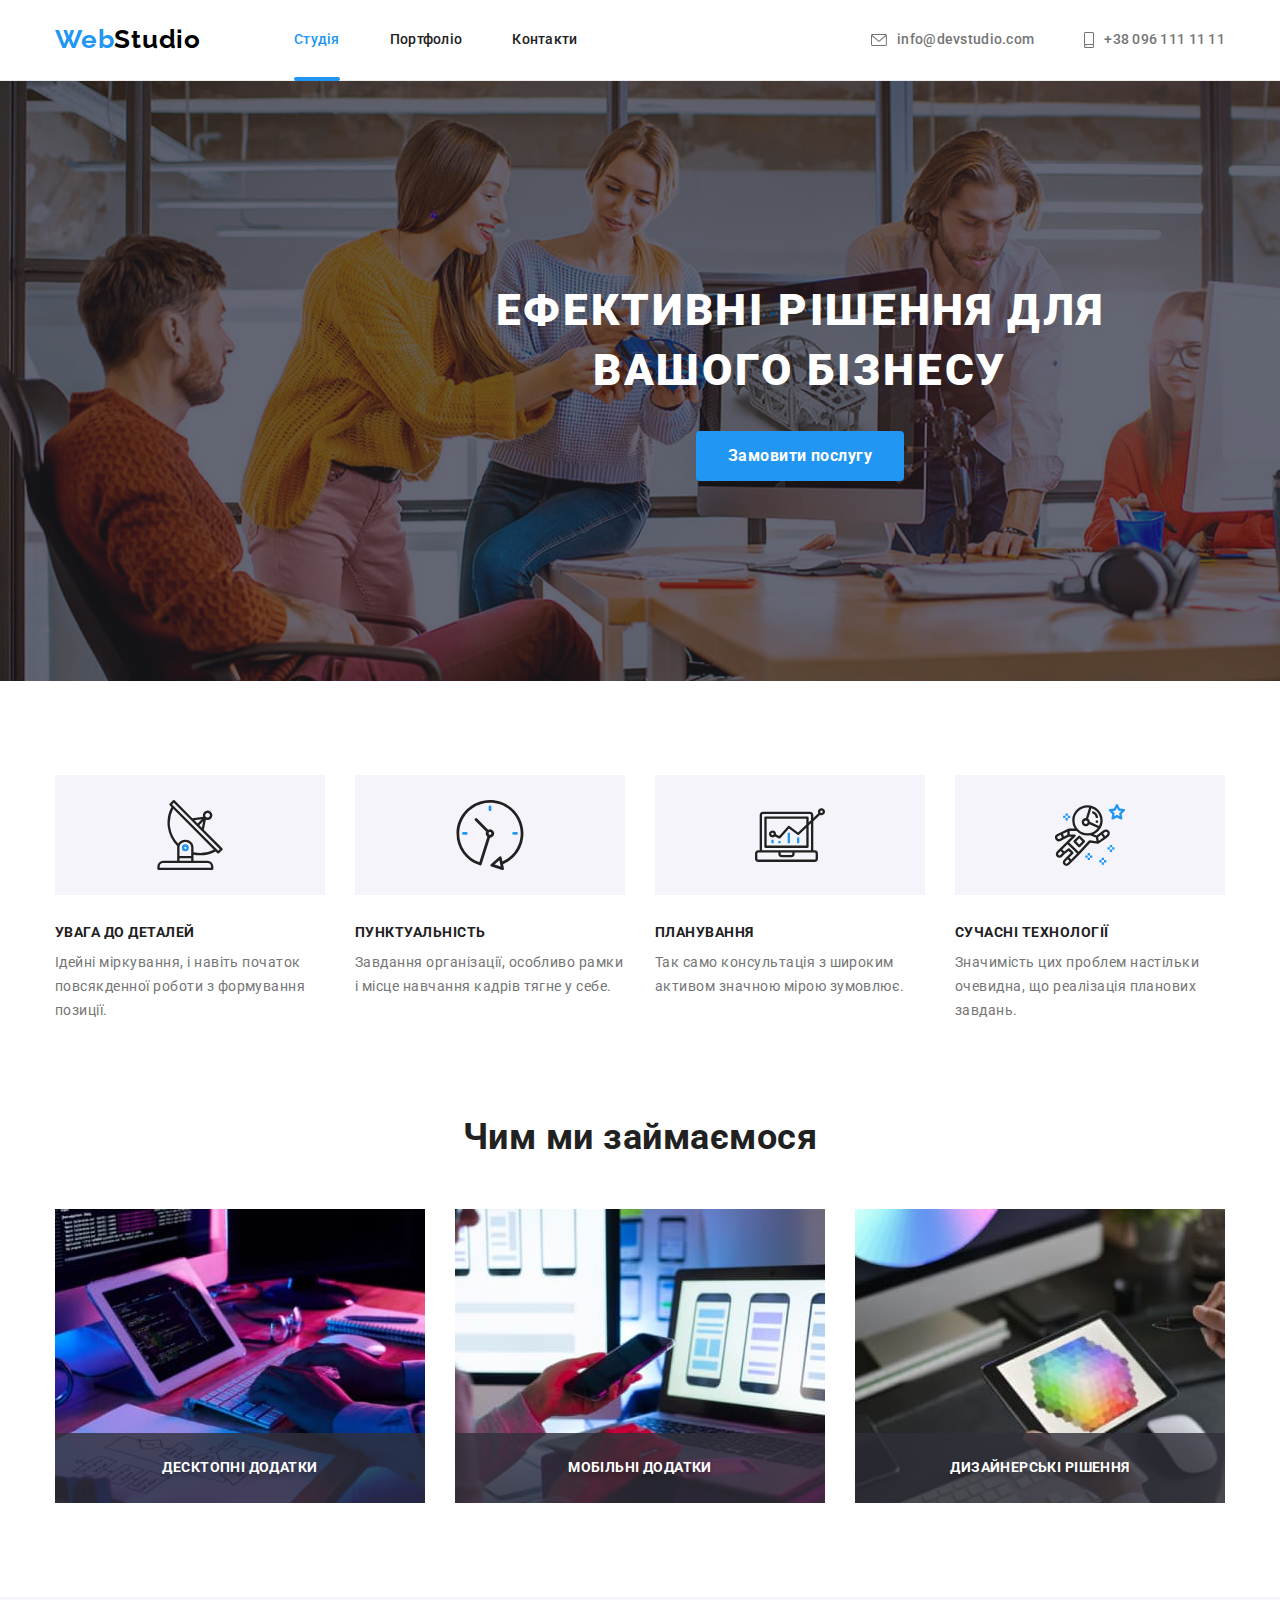
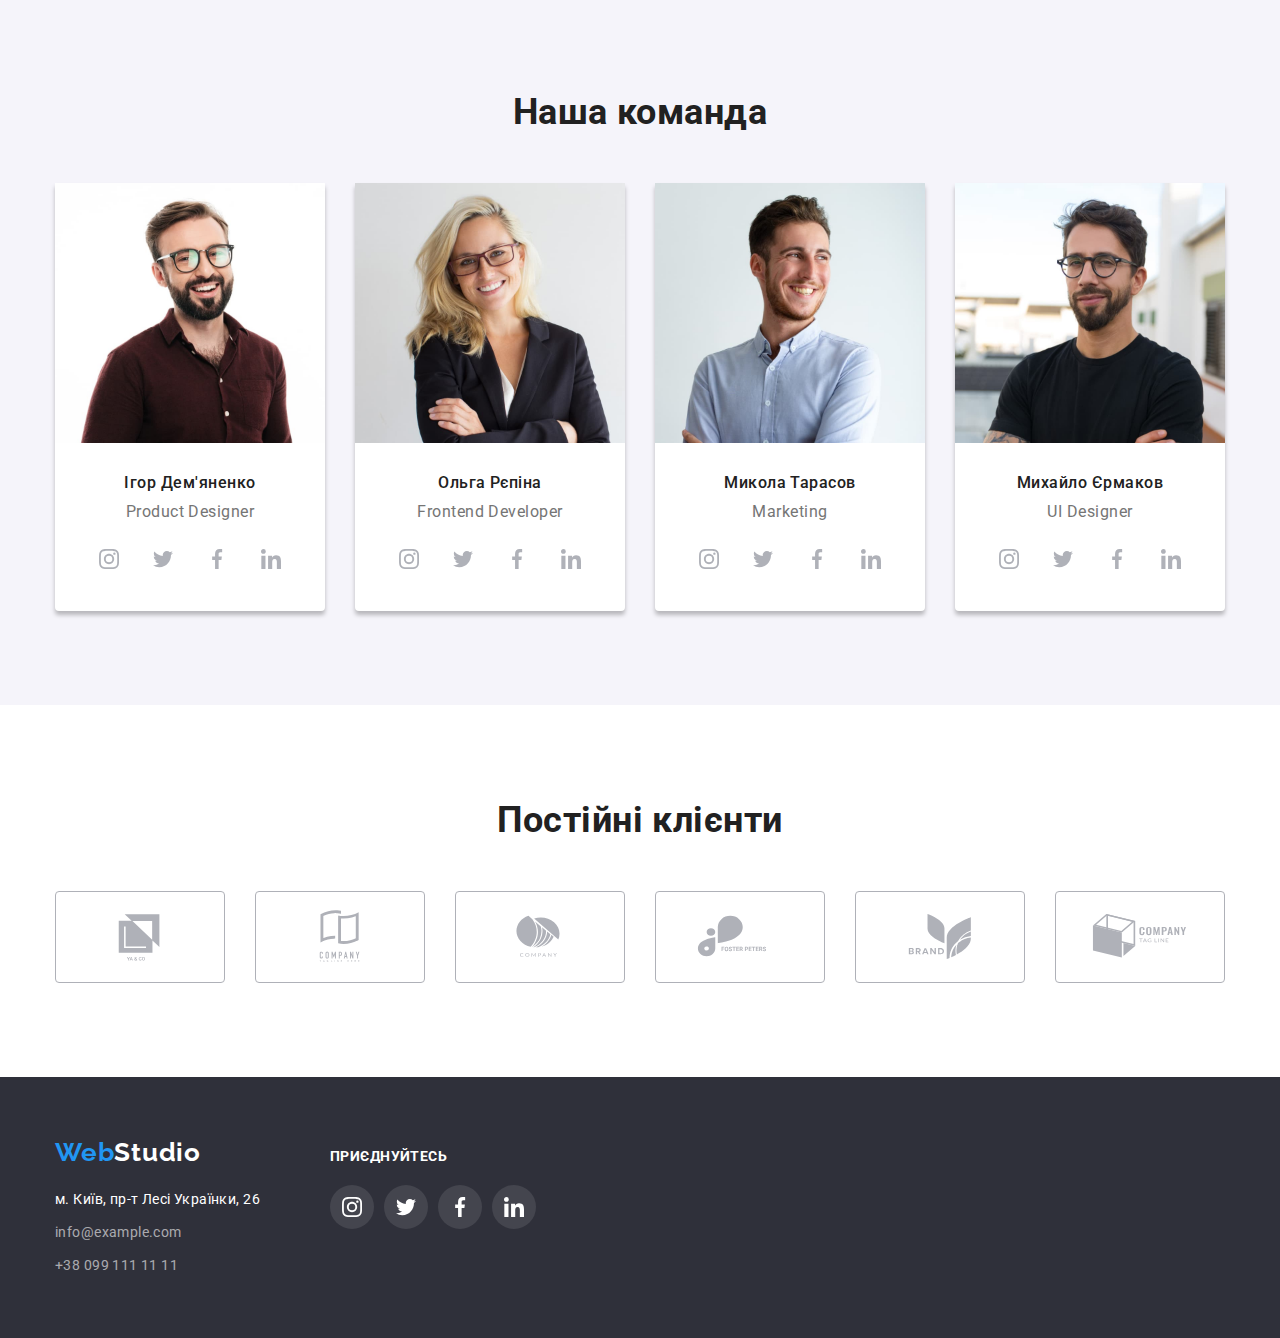
<file: index.html>
<!DOCTYPE html>
<html lang="uk">

<head>
    <meta charset="UTF-8" />
    <meta http-equiv="X-UA-Compatible" content="IE=edge" />
    <meta name="viewport" content="width=<device-width>, initial-scale=1.0" />
    <link rel="preconnect" href="https://fonts.googleapis.com" />
    <link rel="preconnect" href="https://fonts.gstatic.com" crossorigin />
    <link
        href="https://fonts.googleapis.com/css2?family=Raleway:wght@700&family=Roboto:wght@400;500;700;900&display=swap"
        rel="stylesheet" />
    <link rel="stylesheet"
        href="https://cdnjs.cloudflare.com/ajax/libs/modern-normalize/1.1.0/modern-normalize.min.css">
    <link rel="stylesheet" href="./css/styles.css" />
    <title>Web Studio</title>
</head>

<body>
    <!--Шапка документу-->
    <header class="page-header header-border">
        <div class="container page-header-container">
            <!-- Логотип -->
            <a class="link page-logo" href="./index.html"><span class="text-logo">Web</span>Studio</a>
            <!-- Навігація -->
            <nav class="page-navigation">
                <ul class="menu list">
                    <li class="menu-item">
                        <a class="menu-link current link" href="./index.html">Студія</a>
                    </li>

                    <li class="menu-item">
                        <a class="menu-link link" href="./portfolio.html">Портфоліо</a>
                    </li>

                    <li class="menu-item">
                        <a class="menu-link link" href="#adress">Контакти</a>
                    </li>
                </ul>
            </nav>
            <!-- Контакти -->
            <ul class="list header-contact">
                <li class="list-contact-item">
                    <a class="link header-contact-mail" href="mailto:info@devstudio.com"><svg class="contact-icon"
                            width="16px" height="12px">
                            <use href="./images/icons.svg#icon-envelope"></use>
                        </svg>info@devstudio.com
                    </a>
                </li>
                <li class="list-contact-item">
                    <a class="link header-contact-tell" href="tel:+380961111111"><svg class="contact-icon" width="10px"
                            height="16px">
                            <use href="./images/icons.svg#icon-smartphone"></use>
                        </svg>+38 096 111 11 11</a>
                </li>
            </ul>
        </div>
    </header>

    <!-- Основний контент -->
    <main>
        <!-- Ефективні рішення для бізнесу -->
        <section class="main-page">
            <h1 class="main-title">Ефективні рішення для вашого бізнесу</h1>
            <button class="modal-open-button" type="button" data-modal-open>Замовити послугу</button>
        </section>
        <section class="section">
            <div class="container">
                <h2 class="visually-hidden">Наші переваги</h2>
                <ul class="list main-page-list">
                    <li class="main-page-item">
                        <div class="main-icons-container">
                            <svg class="main-icons" aria-label="іконка у вигляді антени" width="70px" height="70px">
                                <use href="./images/icons.svg#icon-antenna"></use>
                            </svg>
                        </div>
                        <h3 class="main-item-title">Увага до деталей</h3>
                        <p class="text-main-page">
                            Ідейні міркування, і навіть початок повсякденної роботи з формування позиції.
                        </p>
                    </li>
                    <li class="main-page-item">
                        <div class="main-icons-container">
                            <svg class="main-icons" aria-label="іконка у вигляді часів" width="70px" height="70px">
                                <use href="./images/icons.svg#icon-clock"></use>
                            </svg>
                        </div>
                        <h3 class="main-item-title">Пунктуальність</h3>
                        <p class="text-main-page">
                            Завдання організації, особливо рамки і місце навчання кадрів тягне у себе.
                        </p>
                    </li>
                    <li class="main-page-item">
                        <div class="main-icons-container">
                            <svg class="main-icons" aria-label="іконка у вигляді діаграми" width="70px" height="70px">
                                <use href="./images/icons.svg#icon-diagram"></use>
                            </svg>
                        </div>
                        <h3 class="main-item-title">Планування</h3>
                        <p class="text-main-page">
                            Так само консультація з широким активом значною мірою зумовлює.
                        </p>
                    </li>
                    <li class="main-page-item">
                        <div class="main-icons-container">
                            <svg class="main-icons" aria-label="іконка у вигляді космонавта" width="70px" height="70px">
                                <use href="./images/icons.svg#icon-astronaut"></use>
                            </svg>
                        </div>
                        <h3 class="main-item-title">Сучасні технології</h3>
                        <p class="text-main-page">
                            Значимість цих проблем настільки очевидна, що реалізація планових завдань.
                        </p>
                    </li>
                </ul>
            </div>
        </section>

        <!-- Чим ми займаємось -->
        <section class="about section">
            <div class="container">
                <h2 class="title">Чим ми займаємося</h2>
                <ul class="list about-list">
                    <li class="list-image">
                        <img class="about-image" src="./images/box1.jpg"
                            alt="Людина набирає текст на клавіатурі перед планшетом" />
                        <div class="about-text-container">
                            <p class="about-text">Десктопні додатки</p>
                        </div>
                    </li>
                    <li class="list-image">
                        <img class="about-image" src="./images/box2.jpg"
                            alt="Людина тримає телефон в руках перед ноутбуком" />
                        <div class="about-text-container">
                            <p class="about-text">Мобільні додатки</p>
                        </div>
                    </li>
                    <li class="list-image">
                        <img class="about-image" src="./images/box3.jpg" alt="Людина обирає колір на екрані планшету" />
                        <div class="about-text-container">
                            <p class="about-text">Дизайнерські рішення</p>
                        </div>
                    </li>
                </ul>
            </div>
        </section>

        <!-- Наша команда -->
        <section class="about-comand section">
            <div class="container">
                <h2 class="title">Наша команда</h2>
                <ul class="list about-comand-list">
                    <li class="about-comand-items">
                        <img class="about-comand-image" src="./images/portrait1.jpg" alt="Фотографія Ігоря Дем'яненко"
                            width="270px" />
                        <div class="about-comand-container">
                            <h3 class="about-comand-heading">Ігор Дем'яненко</h3>
                            <p class="about-comand-text" lang="en">Product Designer</p>
                            <ul class="list social-list">
                                <li class="social-list-item">
                                    <a class="social-list-link" href="#">
                                        <svg class="social-list-icon" aria-label="логотип інстаргам" width="20px"
                                            height="20px">
                                            <use href="./images/icons.svg#icon-instagram"></use>
                                        </svg>
                                    </a>
                                </li>
                                <li class="social-list-item">
                                    <a class="social-list-link" href="#">
                                        <svg class="social-list-icon" aria-label="логотип твітер" width="20px"
                                            height="20px">
                                            <use href="./images/icons.svg#icon-twitter"></use>
                                        </svg>
                                    </a>
                                </li>
                                <li class="social-list-item">
                                    <a class="social-list-link" href="#">
                                        <svg class="social-list-icon" aria-label="логотип фейсбук" width="20px"
                                            height="20px">
                                            <use href="./images/icons.svg#icon-facebook"></use>
                                        </svg>
                                    </a>
                                </li>
                                <li class="social-list-item">
                                    <a class="social-list-link" href="#">
                                        <svg class="social-list-icon" aria-label="логотип лінкедін" width="20px"
                                            height="20px">
                                            <use href="./images/icons.svg#icon-linkedin"></use>
                                        </svg>
                                    </a>
                                </li>
                            </ul>
                        </div>
                    </li>
                    <li class="about-comand-items">
                        <img class="about-comand-image" src="./images/portrait2.jpg" alt="Фотографія Ольги Рєпіної"
                            width="270px" />
                        <div class="about-comand-container">
                            <h3 class="about-comand-heading">Ольга Рєпіна</h3>
                            <p class="about-comand-text" lang="en">Frontend Developer</p>
                            <ul class="list social-list">
                                <li class="social-list-item">
                                    <a class="social-list-link" href="#">
                                        <svg class="social-list-icon" aria-label="логотип інстаргам" width="20px"
                                            height="20px">
                                            <use href="./images/icons.svg#icon-instagram"></use>
                                        </svg>
                                    </a>
                                </li>
                                <li class="social-list-item">
                                    <a class="social-list-link" href="#">
                                        <svg class="social-list-icon" aria-label="логотип твітер" width="20px"
                                            height="20px">
                                            <use href="./images/icons.svg#icon-twitter"></use>
                                        </svg>
                                    </a>
                                </li>
                                <li class="social-list-item">
                                    <a class="social-list-link" href="#">
                                        <svg class="social-list-icon" aria-label="логотип фейсбук" width="20px"
                                            height="20px">
                                            <use href="./images/icons.svg#icon-facebook"></use>
                                        </svg>
                                    </a>
                                </li>
                                <li class="social-list-item">
                                    <a class="social-list-link" href="#">
                                        <svg class="social-list-icon" aria-label="логотип лінкедін" width="20px"
                                            height="20px">
                                            <use href="./images/icons.svg#icon-linkedin"></use>
                                        </svg>
                                    </a>
                                </li>
                            </ul>
                        </div>
                    </li>
                    <li class="about-comand-items">
                        <img class="about-comand-image" src="./images/portrait3.jpg" alt="Фотографія Миколи Тарасова"
                            width="270px" />
                        <div class="about-comand-container">
                            <h3 class="about-comand-heading">Микола Тарасов</h3>
                            <p class="about-comand-text" lang="en">Marketing</p>
                            <ul class="list social-list">
                                <li class="social-list-item">
                                    <a class="social-list-link" href="#">
                                        <svg class="social-list-icon" aria-label="логотип інстаргам" width="20px"
                                            height="20px">
                                            <use href="./images/icons.svg#icon-instagram"></use>
                                        </svg>
                                    </a>
                                </li>
                                <li class="social-list-item">
                                    <a class="social-list-link" href="#">
                                        <svg class="social-list-icon" aria-label="логотип твітер" width="20px"
                                            height="20px">
                                            <use href="./images/icons.svg#icon-twitter"></use>
                                        </svg>
                                    </a>
                                </li>
                                <li class="social-list-item">
                                    <a class="social-list-link" href="#">
                                        <svg class="social-list-icon" aria-label="логотип фейсбук" width="20px"
                                            height="20px">
                                            <use href="./images/icons.svg#icon-facebook"></use>
                                        </svg>
                                    </a>
                                </li>
                                <li class="social-list-item">
                                    <a class="social-list-link" href="#">
                                        <svg class="social-list-icon" aria-label="логотип лінкедін" width="20px"
                                            height="20px">
                                            <use href="./images/icons.svg#icon-linkedin"></use>
                                        </svg>
                                    </a>
                                </li>
                            </ul>
                        </div>
                    </li>
                    <li class="about-comand-items">
                        <img class="about-comand-image" src="./images/portrait4.jpg" alt="Фотографія Михайла Єрмакова"
                            width="270px" />
                        <div class="about-comand-container">
                            <h3 class="about-comand-heading">Михайло Єрмаков</h3>
                            <p class="about-comand-text" lang="en">UI Designer</p>
                            <ul class="list social-list">
                                <li class="social-list-item">
                                    <a class="social-list-link" href="#">
                                        <svg class="social-list-icon" aria-label="логотип інстаргам" width="20px"
                                            height="20px">
                                            <use href="./images/icons.svg#icon-instagram"></use>
                                        </svg>
                                    </a>
                                </li>
                                <li class="social-list-item">
                                    <a class="social-list-link" href="#">
                                        <svg class="social-list-icon" aria-label="логотип твітер" width="20px"
                                            height="20px">
                                            <use href="./images/icons.svg#icon-twitter"></use>
                                        </svg>
                                    </a>
                                </li>
                                <li class="social-list-item">
                                    <a class="social-list-link" href="#">
                                        <svg class="social-list-icon" aria-label="логотип фейсбук" width="20px"
                                            height="20px">
                                            <use href="./images/icons.svg#icon-facebook"></use>
                                        </svg>
                                    </a>
                                </li>
                                <li class="social-list-item">
                                    <a class="social-list-link" href="#">
                                        <svg class="social-list-icon" aria-label="логотип лінкедін" width="20px"
                                            height="20px">
                                            <use href="./images/icons.svg#icon-linkedin"></use>
                                        </svg>
                                    </a>
                                </li>
                            </ul>
                        </div>
                    </li>
                </ul>
            </div>
        </section>
        <section class="section">
            <div class="clients container">
                <h2 class="title">Постійні клієнти</h2>
                <ul class="clients-list list">
                    <li class="clients-item">
                        <a class="clients-link" href="#"><svg class="cliets-logo" aria-label="логотип компанії"
                                width="106px" height="60px">
                                <use href="./images/icons.svg#icon-logo-1"></use>
                            </svg></a>
                    </li>
                    <li class="clients-item">
                        <a class="clients-link" href="#"><svg class="cliets-logo" aria-label="логотип компанії"
                                width="106px" height="60px">
                                <use href="./images/icons.svg#icon-logo-2"></use>
                            </svg></a>
                    </li>
                    <li class="clients-item">
                        <a class="clients-link" href="#"><svg class="cliets-logo" aria-label="логотип компанії"
                                width="106px" height="60px">
                                <use href="./images/icons.svg#icon-logo-3"></use>
                            </svg></a>
                    </li>
                    <li class="clients-item">
                        <a class="clients-link" href="#"><svg class="cliets-logo" aria-label="логотип компанії"
                                width="106px" height="60px">
                                <use href="./images/icons.svg#icon-logo-4"></use>
                            </svg></a>
                    </li>
                    <li class="clients-item">
                        <a class="clients-link" href="#"><svg class="cliets-logo" aria-label="логотип компанії"
                                width="106px" height="60px">
                                <use href="./images/icons.svg#icon-logo-5"></use>
                            </svg></a>
                    </li>
                    <li class="clients-item">
                        <a class="clients-link" href="#"><svg class="cliets-logo" aria-label="логотип компанії"
                                width="106px" height="60px">
                                <use href="./images/icons.svg#icon-logo-6"></use>
                            </svg></a>
                    </li>
                </ul>

            </div>
        </section>

    </main>
    <!-- Контакти -->
    <footer>
        <section class="footer-contact container">
            <div class="footer-flex-container">
                <div class="footer-container">
                    <h2 class="visually-hidden">Контакти</h2>
                    <a class="link page-logo-footer" href="./index.html"><span class="text-logo">Web</span>Studio</a>
                    <address class="footer-adress" id="adress">
                        <ul class="list footer-list">
                            <li class="footer-list-item">
                                <a class="link link-adress" href="https://goo.gl/maps/CPtrU1FHBa2aNyZL9" target="_blank"
                                    rel="noopener noreferrer nofollow">м. Київ, пр-т Лесі Українки, 26</a>
                            </li>
                            <li class="footer-list-item">
                                <a class="link footer-link" href="mailto:info@example.com">info@example.com</a>
                            </li>
                            <li class="footer-list-item">
                                <a class="link footer-link" href="tel:+380991111111">+38 099 111 11 11</a>
                            </li>
                        </ul>
                    </address>
                </div>
                <div class="social-links-footer">
                    <h2 class="social-links-footer-title">приєднуйтесь</h2>
                    <ul class="social-links-footer-list list">
                        <li class="social-links-footer-item">
                            <a class="footer-social-link" href="">
                                <svg class="footer-social-icon" width="20px" height="20px">
                                    <use href="./images/icons.svg#icon-instagram"></use>
                                </svg>
                            </a>
                        </li>
                        <li class="social-links-footer-item">
                            <a class="footer-social-link" href="">
                                <svg class="footer-social-icon" width="20px" height="20px">
                                    <use href="./images/icons.svg#icon-twitter"></use>
                                </svg>
                            </a>
                        </li>
                        <li class="social-links-footer-item">
                            <a class="footer-social-link" href="">
                                <svg class="footer-social-icon" width="20px" height="20px">
                                    <use href="./images/icons.svg#icon-facebook"></use>
                                </svg>
                            </a>
                        </li>
                        <li class="social-links-footer-item">
                            <a class="footer-social-link" href="">
                                <svg class="footer-social-icon" width="20px" height="20px">
                                    <use href="./images/icons.svg#icon-linkedin"></use>
                                </svg>
                            </a>
                        </li>
                    </ul>

                </div>
            </div>
        </section>
    </footer>

    <div class="backdrop is-hidden" data-modal>
        <div class="modal">
            <button type="button" class="modal-close-btn" data-modal-close>
                <svg class="modal-close-icon" width="18px" height="18px">
                    <use href="./images/icons.svg#icon-close"></use>
                </svg>
            </button>
        </div>
    </div>
    <script src="./js/modal.js"></script>
</body>

</html>
</file>
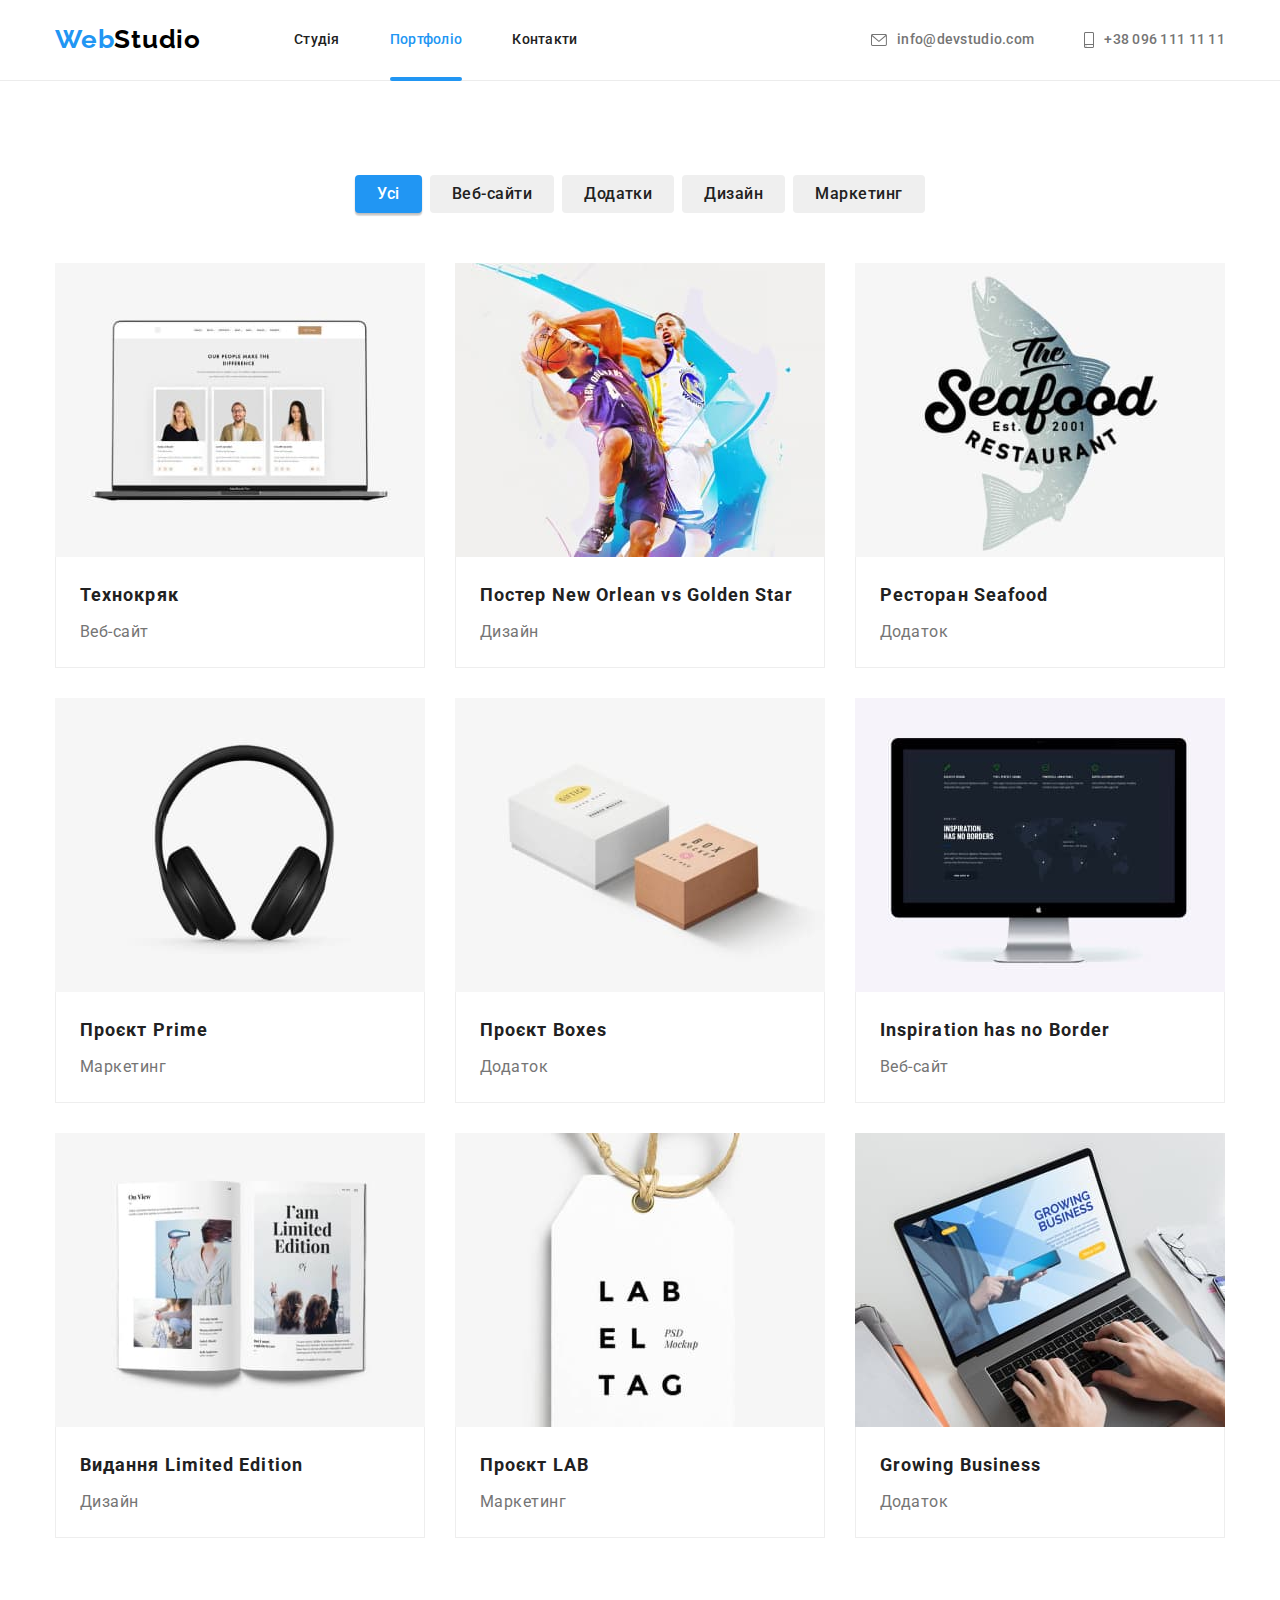
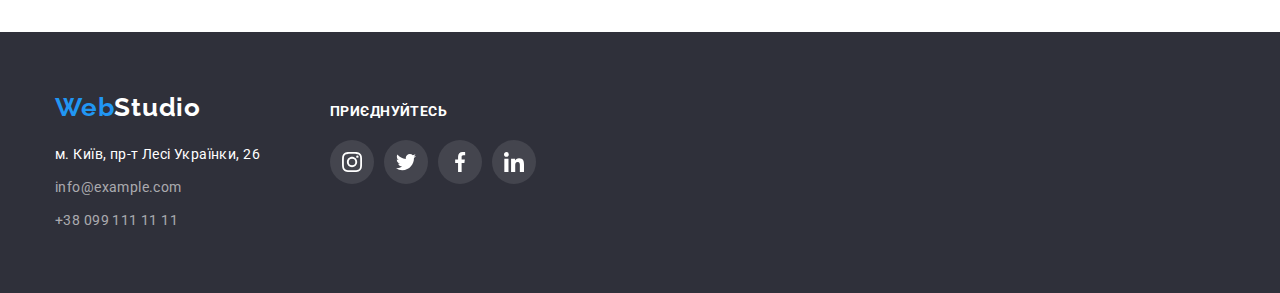
<file: portfolio.html>
<!DOCTYPE html>
<html lang="uk">

<head>
    <meta charset="UTF-8" />
    <meta http-equiv="X-UA-Compatible" content="IE=edge" />
    <meta name="viewport" content="width=device-width, initial-scale=1.0" />
    <link rel="preconnect" href="https://fonts.googleapis.com" />
    <link rel="preconnect" href="https://fonts.gstatic.com" crossorigin />
    <link
        href="https://fonts.googleapis.com/css2?family=Raleway:wght@700&family=Roboto:wght@400;500;700;900&display=swap"
        rel="stylesheet" />
    <link rel="stylesheet"
        href="https://cdnjs.cloudflare.com/ajax/libs/modern-normalize/1.1.0/modern-normalize.min.css">
    <link rel="stylesheet" href="./css/styles.css" />
    <title>Portfolio</title>
</head>

<!--Шапка документу-->
<header class="page-header header-border">
    <div class="container page-header-container">
        <!-- Логотип -->
        <a class="link page-logo" href="./index.html"><span class="text-logo">Web</span>Studio</a>
        <!-- Навігація -->
        <nav class="page-navigation">
            <ul class="menu list">
                <li class="menu-item">
                    <a class="menu-link link" href="./index.html">Студія</a>
                </li>

                <li class="menu-item">
                    <a class="menu-link current link" href="./portfolio.html">Портфоліо</a>
                </li>

                <li class="menu-item">
                    <a class="menu-link link" href="#adress">Контакти</a>
                </li>
            </ul>
        </nav>
        <!-- Контакти -->
        <ul class="list header-contact">
            <li class="list-contact-item">
                <a class="link header-contact-mail" href="mailto:info@devstudio.com"><svg class="contact-icon"
                        width="16px" height="12px">
                        <use href="./images/icons.svg#icon-envelope"></use>
                    </svg>info@devstudio.com
                </a>
            </li>
            <li class="list-contact-item">
                <a class="link header-contact-tell" href="tel:+380961111111"><svg class="contact-icon" width="10px"
                        height="16px">
                        <use href="./images/icons.svg#icon-smartphone"></use>
                    </svg>+38 096 111 11 11</a>
            </li>
        </ul>
    </div>
</header>

<main>
    <!-- Основний контент -->
    <!-- Кнопки -->
    <section class="portfolio-buttons section">
        <div class="container">
            <ul class="list portfolio-buttons-list">
                <li class="portfolio-btn-list-item">
                    <button class="portfolio-btn portfolio-current" type="button">Усі</button>
                </li>
                <li class="portfolio-btn-list-item">
                    <button class="portfolio-btn" type="button">Веб-сайти</button>
                </li>
                <li class="portfolio-btn-list-item">
                    <button class="portfolio-btn" type="button">Додатки</button>
                </li>
                <li class="portfolio-btn-list-item">
                    <button class="portfolio-btn" type="button">Дизайн</button>
                </li>
                <li class="portfolio-btn-list-item">
                    <button class="portfolio-btn" type="button">Маркетинг</button>
                </li>
            </ul>
            <!-- Наші роботи -->
            <h1 class="visually-hidden">Наші роботи</h1>
            <ul class="list portfolio-list">
                <li class="portfolio-list-item">
                    <a class="portfolio-list-link">
                        <div class="portfolio-img-overlay-container">
                            <img class="portfolio-img" src="./images/portfolio1.jpg"
                                alt="Скріншот сторінки веб-сайту" />

                            <div class="portfolio-overlay">
                                <p class="porftfolio-overlay-text">
                                    Ресурс пропонує комплексні пропозиції з різним рівнем функціоналу та сервісів. Все
                                    це
                                    дозволить відвідувачу отримати
                                    вичерпні відомості про компанію чи приватну особу.
                                </p>
                            </div>
                        </div>
                        <div class="item-cotnainer">
                            <h2 class="portfolio-list-title">Технокряк</h2>
                            <p class="portfolio-list-text">Веб-сайт</p>
                        </div>
                    </a>
                </li>

                <li class="portfolio-list-item">
                    <a class="portfolio-list-link">
                        <div class="portfolio-img-overlay-container">
                            <img class="portfolio-img" src="./images/portfolio2.jpg" alt="Постер з баскетболістами" />

                            <div class="portfolio-overlay">
                                <p class="porftfolio-overlay-text">
                                    Ресурс пропонує комплексні пропозиції з різним рівнем функціоналу та сервісів. Все
                                    це
                                    дозволить відвідувачу отримати
                                    вичерпні відомості про компанію чи приватну особу.
                                </p>
                            </div>
                        </div>
                        <div class="item-cotnainer">
                            <h2 class="portfolio-list-title">Постер New Orlean vs Golden Star</h2>
                            <p class="portfolio-list-text">Дизайн</p>
                        </div>
                    </a>
                </li>

                <li class="portfolio-list-item">
                    <a class="portfolio-list-link">
                        <div class="portfolio-img-overlay-container">
                            <img class="portfolio-img" src="./images/portfolio3.jpg" alt="Логотип ресторану" />

                            <div class="portfolio-overlay">
                                <p class="porftfolio-overlay-text">
                                    Ресурс пропонує комплексні пропозиції з різним рівнем функціоналу та сервісів. Все
                                    це
                                    дозволить відвідувачу отримати
                                    вичерпні відомості про компанію чи приватну особу.
                                </p>
                            </div>
                        </div>
                        <div class="item-cotnainer">
                            <h2 class="portfolio-list-title">Ресторан Seafood</h2>
                            <p class="portfolio-list-text">Додаток</p>
                        </div>
                    </a>
                </li>

                <li class="portfolio-list-item">
                    <a class="portfolio-list-link">
                        <div class="portfolio-img-overlay-container">
                            <img class="portfolio-img" src="./images/portfolio4.jpg" alt="Навушники" />

                            <div class="portfolio-overlay">
                                <p class="porftfolio-overlay-text">
                                    Ресурс пропонує комплексні пропозиції з різним рівнем функціоналу та сервісів. Все
                                    це
                                    дозволить відвідувачу отримати
                                    вичерпні відомості про компанію чи приватну особу.
                                </p>
                            </div>
                        </div>
                        <div class="item-cotnainer">
                            <h2 class="portfolio-list-title">Проєкт Prime</h2>
                            <p class="portfolio-list-text">Маркетинг</p>
                        </div>
                    </a>
                </li>

                <li class="portfolio-list-item">
                    <a class="portfolio-list-link">
                        <div class="portfolio-img-overlay-container">
                            <img class="portfolio-img" src="./images/portfolio5.jpg" alt="Дві коробки" />

                            <div class="portfolio-overlay">
                                <p class="porftfolio-overlay-text">
                                    Ресурс пропонує комплексні пропозиції з різним рівнем функціоналу та сервісів. Все
                                    це
                                    дозволить відвідувачу отримати
                                    вичерпні відомості про компанію чи приватну особу.
                                </p>
                            </div>
                        </div>
                        <div class="item-cotnainer">
                            <h2 class="portfolio-list-title">Проєкт Boxes</h2>
                            <p class="portfolio-list-text">Додаток</p>
                        </div>
                    </a>
                </li>

                <li class="portfolio-list-item">
                    <a class="portfolio-list-link">
                        <div class="portfolio-img-overlay-container">
                            <img class="portfolio-img" src="./images/portfolio6.jpg"
                                alt="Сайт, відкритий на моніторі" />

                            <div class="portfolio-overlay">
                                <p class="porftfolio-overlay-text">
                                    Ресурс пропонує комплексні пропозиції з різним рівнем функціоналу та сервісів. Все
                                    це
                                    дозволить відвідувачу отримати
                                    вичерпні відомості про компанію чи приватну особу.
                                </p>
                            </div>
                        </div>
                        <div class="item-cotnainer">
                            <h2 class="portfolio-list-title">Inspiration has no Border</h2>
                            <p class="portfolio-list-text">Веб-сайт</p>
                        </div>
                    </a>
                </li>

                <li class="portfolio-list-item">
                    <a class="portfolio-list-link">
                        <div class="portfolio-img-overlay-container">
                            <img class="portfolio-img" src="./images/portfolio7.jpg" alt="Відкритий журнал" />

                            <div class="portfolio-overlay">
                                <p class="porftfolio-overlay-text">
                                    Ресурс пропонує комплексні пропозиції з різним рівнем функціоналу та сервісів. Все
                                    це
                                    дозволить відвідувачу отримати
                                    вичерпні відомості про компанію чи приватну особу.
                                </p>
                            </div>
                        </div>
                        <div class="item-cotnainer">
                            <h2 class="portfolio-list-title">Видання Limited Edition</h2>
                            <p class="portfolio-list-text">Дизайн</p>
                        </div>
                    </a>
                </li>

                <li class="portfolio-list-item">
                    <a class="portfolio-list-link">
                        <div class="portfolio-img-overlay-container">
                            <img class="portfolio-img" src="./images/portfolio8.jpg" alt="Надпис на бірці" />
                            <div class="portfolio-overlay">
                                <p class="porftfolio-overlay-text">
                                    Ресурс пропонує комплексні пропозиції з різним рівнем функціоналу та сервісів. Все
                                    це
                                    дозволить відвідувачу отримати
                                    вичерпні відомості про компанію чи приватну особу.
                                </p>
                            </div>
                        </div>
                        <div class="item-cotnainer">
                            <h2 class="portfolio-list-title">Проєкт LAB</h2>
                            <p class="portfolio-list-text">Маркетинг</p>
                        </div>
                    </a>
                </li>

                <li class="portfolio-list-item">
                    <a class="portfolio-list-link">
                        <div class="portfolio-img-overlay-container">
                            <img class="portfolio-img" src="./images/portfolio9.jpg"
                                alt="Ноутбук з відкритою програмою" />
                            <div class="portfolio-overlay">
                                <p class="porftfolio-overlay-text">
                                    Ресурс пропонує комплексні пропозиції з різним рівнем функціоналу та сервісів. Все
                                    це
                                    дозволить відвідувачу отримати
                                    вичерпні відомості про компанію чи приватну особу.
                                </p>
                            </div>
                        </div>
                        <div class="item-cotnainer">
                            <h2 class="portfolio-list-title">Growing Business</h2>
                            <p class="portfolio-list-text">Додаток</p>
                        </div>
                    </a>
                </li>
            </ul>
        </div>
    </section>
</main>
<!-- Підвал сторінки -->
<footer>
    <section class="footer-contact container">
        <div class="footer-flex-container">
            <div class="footer-container">
                <h2 class="visually-hidden">Контакти</h2>
                <a class="link page-logo-footer" href="./index.html"><span class="text-logo">Web</span>Studio</a>
                <address class="footer-adress" id="adress">
                    <ul class="list footer-list">
                        <li class="footer-list-item">
                            <a class="link link-adress" href="https://goo.gl/maps/CPtrU1FHBa2aNyZL9" target="_blank"
                                rel="noopener noreferrer nofollow">м. Київ, пр-т Лесі Українки, 26</a>
                        </li>
                        <li class="footer-list-item">
                            <a class="link footer-link" href="mailto:info@example.com">info@example.com</a>
                        </li>
                        <li class="footer-list-item">
                            <a class="link footer-link" href="tel:+380991111111">+38 099 111 11 11</a>
                        </li>
                    </ul>
                </address>
            </div>
            <div class="social-links-footer">
                <h2 class="social-links-footer-title">приєднуйтесь</h2>
                <ul class="social-links-footer-list list">
                    <li class="social-links-footer-item">
                        <a class="footer-social-link" href="">
                            <svg class="footer-social-icon" width="20px" height="20px">
                                <use href="./images/icons.svg#icon-instagram"></use>
                            </svg>
                        </a>
                    </li>
                    <li class="social-links-footer-item">
                        <a class="footer-social-link" href="">
                            <svg class="footer-social-icon" width="20px" height="20px">
                                <use href="./images/icons.svg#icon-twitter"></use>
                            </svg>
                        </a>
                    </li>
                    <li class="social-links-footer-item">
                        <a class="footer-social-link" href="">
                            <svg class="footer-social-icon" width="20px" height="20px">
                                <use href="./images/icons.svg#icon-facebook"></use>
                            </svg>
                        </a>
                    </li>
                    <li class="social-links-footer-item">
                        <a class="footer-social-link" href="">
                            <svg class="footer-social-icon" width="20px" height="20px">
                                <use href="./images/icons.svg#icon-linkedin"></use>
                            </svg>
                        </a>
                    </li>
                </ul>

            </div>
        </div>
    </section>
</footer>
</body>

</html>
</file>
<file: css/styles.css>
:root {
    --accent-color: #2196F3;
    --primary-font: 'Roboto', sans-serif;
    --secondary-font: 'Raleway', sans-serif;
    --primary-color-text-theme-dark: #FFFFFF;
    --secondary-color-text-theme-dark: #FFFFFF99;
    --primary-color-text-theme-white: #212121;
    --secondary-color-text-theme-white: #757575;
    --background-color: #2F303A;
    --background-color-white: #FFFFFF;
    --background-color-grey: #F5F4FA;
    --icon-color: #AFB1B8;
}


body {
    font-family: var(--primary-font);
    color: var(--secondary-color-text-theme-white);
    font-size: 16px;
    letter-spacing: 0.03em;
}

button {
    cursor: pointer;
    font-family: inherit;
    letter-spacing: 0.03em;
}

.visually-hidden {
    position: absolute;
    white-space: nowrap;
    width: 1px;
    height: 1px;
    overflow: hidden;
    border: 0;
    padding: 0;
    clip: rect(0 0 0 0);
    clip-path: inset(50%);
    margin: -1px;
}


/* Шапка сторінки */

.link {
    text-decoration: none;
}

.list {
    list-style: none;
}

.img {
    display: block;
    max-width: 100%;
    height: auto;
}

h1,
h2,
h3,
h4,
p {
    margin-top: 0;
    margin-bottom: 0;
}

ul {
    margin-top: 0;
    margin-bottom: 0;
    padding-left: 0;
}

.container {
    width: 1200px;
    padding-left: 15px;
    padding-right: 15px;
    margin-left: auto;
    margin-right: auto;
}

.page-header-container {
    display: flex;
    align-items: center;
}

.header-border {
    border-bottom: solid 1px;
    border-color: #ECECEC;
}

.menu {
    display: flex;
    column-gap: 50px;
}

.menu-link {
    display: block;
    font-weight: 500;
    font-size: 14px;
    line-height: 1.14;
    letter-spacing: 0.02em;
    color: var(--primary-color-text-theme-white);
    transition-property: color;
    transition-duration: 250ms;
    transition-timing-function: cubic-bezier(0.4, 0, 0.2, 1);
    position: relative;
    padding-top: 32px;
    padding-bottom: 32px;
}

.current {
    color: var(--accent-color);
}


.menu-link.current::after {
    position: absolute;
    content: "";
    display: block;
    width: 100%;
    height: 4px;
    left: 0;
    bottom: -1px;
    background-color: var(--accent-color);
    border-radius: 2px;

}


.menu-link:hover,
.menu-link:focus {
    color: var(--accent-color);
}



.page-logo {
    font-family: var(--secondary-font);
    font-style: normal;
    font-weight: 700;
    font-size: 26px;
    line-height: 1.19;
    letter-spacing: 0.03em;
    color: #000000;
    margin-right: 93px;
    padding-top: 24px;
    padding-bottom: 25px;

}

.text-logo {
    color: var(--accent-color);
}


.header-contact {
    display: flex;
    column-gap: 50px;
    justify-content: flex-end;
    margin-left: auto;
}

.contact-icon {
    fill: var(--secondary-color-text-theme-white);
    transition-property: fill;
    transition-duration: 250ms;
    transition-timing-function: cubic-bezier(0.4, 0, 0.2, 1);

}

.header-contact-mail {
    display: flex;
    column-gap: 10px;
    align-items: center;
    justify-content: center;
    font-weight: 500;
    font-size: 14px;
    line-height: 1.14;
    letter-spacing: 0.02em;
    color: var(--secondary-color-text-theme-white);
    transition-property: color;
    transition-duration: 250ms;
    transition-timing-function: cubic-bezier(0.4, 0, 0.2, 1);
}

.header-contact-tell {
    display: flex;
    column-gap: 10px;
    align-items: center;
    justify-content: center;
    font-weight: 500;
    font-size: 14px;
    line-height: 1.14;
    letter-spacing: 0.02em;
    color: var(--secondary-color-text-theme-white);
    transition-property: color;
    transition-duration: 250ms;
    transition-timing-function: cubic-bezier(0.4, 0, 0.2, 1);
}

.header-contact-mail:hover,
.header-contact-mail:focus,
.header-contact-tell:hover,
.header-contact-tell:focus {
    color: var(--accent-color);
}

.header-contact-mail:hover .contact-icon,
.header-contact-mail:focus .contact-icon,
.header-contact-tell:hover .contact-icon,
.header-contact-tell:focus .contact-icon {
    fill: var(--accent-color);
}

/* Основний контент */

.section {
    padding-top: 94px;
    padding-bottom: 94px;
}

/* Головна сторінка */

.main-page {
    background-image:
        linear-gradient(rgba(47, 48, 58, 0.4), rgba(47, 48, 58, 0.4)),
        url(../images/background-image.jpg);
    background-size: cover;
    background-color: #C4C4C4;
    width: 1600px;
    margin: 0 auto;
    padding-top: 200px;
    padding-bottom: 200px;
}

.main-title {
    font-weight: 900;
    font-size: 44px;
    line-height: 1.36;
    color: var(--primary-color-text-theme-dark);
    text-align: center;
    letter-spacing: 0.06em;
    text-transform: uppercase;
    width: 696px;
    margin-left: auto;
    margin-right: auto;
    margin-bottom: 30px;
}

.modal-open-button {
    display: block;
    font-weight: 700;
    font-size: 16px;
    line-height: 1.88;
    background-color: var(--accent-color);
    color: #FFFFFF;
    padding: 10px 32px;
    text-align: center;
    margin-left: auto;
    margin-right: auto;
    border-radius: 4px;
    border: 0;
    transition-property: background-color;
    transition-duration: 250ms;
    transition-timing-function: cubic-bezier(0.4, 0, 0.2, 1);

}

.modal-open-button:hover,
.modal-open-button:focus {
    background-color: #188CE8
}

/* Наші переваги */

.main-page-list {
    display: flex;
    column-gap: 30px;
}

.main-icons-container {
    display: flex;
    justify-content: center;
    align-items: center;
    column-gap: 30px;
    background-color: var(--background-color-grey);
    height: 120px;
    margin-bottom: 30px;
}

.main-page-item {
    flex-basis: calc((100% - 90px) / 4);
}


.about-image {
    display: block;
    max-width: 100%;
}

.main-item-title {
    font-weight: 700;
    font-size: 14px;
    line-height: 1.14;
    text-transform: uppercase;
    color: var(--primary-color-text-theme-white);
    margin-bottom: 10px;
}

.text-main-page {
    font-size: 14px;
    line-height: 1.71;
}

/* Чим ми займаємось */

.section.about {
    padding-top: 0;
}

.title {
    font-weight: 700;
    font-size: 36px;
    line-height: 1.17;
    text-align: center;
    color: var(--primary-color-text-theme-white);
    margin-bottom: 50px;
}

.about-list {
    display: flex;
    column-gap: 30px;
    border: 1px;
}

.list-image {
    flex-basis: calc((100% - 60px) / 3);
    position: relative;
}

.about-text-container {
    background-color: rgba(47, 48, 58, 0.8);
    height: 70px;
    display: flex;
    justify-content: center;
    align-items: center;
    position: absolute;
    width: 100%;
    bottom: 0px;
}

.about-text {
    font-weight: 700;
    font-size: 14px;
    line-height: 1.33;
    text-align: center;
    letter-spacing: 0.03em;
    text-transform: uppercase;

    color: #FFFFFF;
    text-shadow: 0px 4px 4px rgba(0, 0, 0, 0.25);
}

/* Наша команда */

.about-comand-container {
    padding-top: 30px;
    padding-bottom: 30px;
}

.about-comand {
    background-color: var(--background-color-grey);
    ;
}

.about-comand-list {
    display: flex;
    column-gap: 30px;
    justify-content: center;
}

.about-comand-items {

    background-color: var(--background-color-white);
    flex-basis: calc((100% - 90px) / 4);
    border-radius: 0px 0px 4px 4px;
    box-shadow: 0px 4px 4px rgba(0, 0, 0, 0.25);

}

.about-comand-image {
    display: block;
    max-width: 100%;
}

.about-comand-heading {
    font-size: 16px;
    font-weight: 500;
    line-height: 1.19;
    color: var(--primary-color-text-theme-white);
    text-align: center;
    margin-bottom: 10px;
}

.about-comand-text {
    line-height: 1.19;
    text-align: center;
    margin-bottom: 16px;
}

.social-list {
    display: flex;
    justify-content: center;
    column-gap: 10px;
}

.social-list-link {
    display: flex;
    align-items: center;
    justify-content: center;
    background-color: var(--background-color-white);
    border-radius: 50%;
    width: 44px;
    height: 44px;
    transition-property: background-color;
    transition-duration: 250ms;
    transition-timing-function: cubic-bezier(0.4, 0, 0.2, 1);
}

.social-list-link:hover,
.social-list-link:focus {
    background-color: var(--accent-color);
}

.social-list-icon {
    fill: var(--icon-color);
    transition-property: fill;
    transition-duration: 250ms;
    transition-timing-function: cubic-bezier(0.4, 0, 0.2, 1);
}

.social-list-link:hover .social-list-icon,
.social-list-link:focus .social-list-icon {
    fill: var(--primary-color-text-theme-dark);
}

/* Наші клієнти */



.clients-list {
    display: flex;
    justify-content: center;
    align-items: center;
    column-gap: 30px;
}

.clients-item {
    flex-basis: calc((100% - 150px) / 6);
}

.cliets-logo {
    fill: var(--icon-color);
    transition-property: fill;
    transition-duration: 250ms;
    transition-timing-function: cubic-bezier(0.4, 0, 0.2, 1);
}

.clients-link {
    display: flex;
    justify-content: center;
    align-items: center;
    border: 1px solid;
    border-color: var(--icon-color);
    border-radius: 4px;
    height: 92px;
    transition-property: cursor, border-color;
    transition-duration: 250ms;
    transition-timing-function: cubic-bezier(0.4, 0, 0.2, 1);
}

.clients-link:hover,
.clients-link:focus {
    border-color: var(--accent-color);
    cursor: pointer;
}

.clients-link:hover .cliets-logo,
.clients-link:focus .cliets-logo {
    fill: var(--accent-color);
}

/* Підвал */

footer {
    padding-top: 60px;
    padding-bottom: 60px;
    background-color: var(--background-color);
}

.footer-flex-container {
    display: flex;
    column-gap: 70px;
    align-items: baseline;
}

.social-links-footer-title {
    font-weight: 700;
    font-size: 14px;
    line-height: 1.14;
    letter-spacing: 0.03em;
    text-transform: uppercase;
    margin-bottom: 20px;
    color: var(--primary-color-text-theme-dark)
}


.footer-list {
    margin-top: 20px;
}

.social-links-footer-list {
    display: flex;
    justify-content: center;
    align-items: center;
    column-gap: 10px;
}


.footer-social-link {
    display: flex;
    align-items: center;
    justify-content: center;
    background-color: rgba(255, 255, 255, 0.1);
    border-radius: 50%;
    width: 44px;
    height: 44px;
    transition-property: background-color;
    transition-duration: 250ms;
    transition-timing-function: cubic-bezier(0.4, 0, 0.2, 1);
}

.footer-social-link:hover,
.footer-social-link:focus {
    background-color: var(--accent-color);
}


.footer-social-icon {
    fill: var(--primary-color-text-theme-dark);
}

.footer-list-item:not(:last-child) {
    margin-bottom: 9px;
}

.link-adress {
    font-style: normal;
    font-size: 14px;
    line-height: 1.71;
    letter-spacing: 0.03em;
    color: var(--primary-color-text-theme-dark);
    transition-property: color;
    transition-duration: 250ms;
    transition-timing-function: cubic-bezier(0.4, 0, 0.2, 1);
}

.footer-link {
    font-style: normal;
    font-size: 14px;
    line-height: 1.71;
    letter-spacing: 0.03em;
    color: var(--secondary-color-text-theme-dark);
    transition-property: color;
    transition-duration: 250ms;
    transition-timing-function: cubic-bezier(0.4, 0, 0.2, 1);
}

.link-adress:hover,
.link-adress:focus,
.footer-link:hover,
.footer-link:focus {
    color: var(--accent-color);
}


/* Портфоліо */

.portfolio-buttons-list {
    display: flex;
    justify-content: center;
    column-gap: 8px;
    margin-bottom: 50px;
}

.portfolio-btn {
    font-weight: 500;
    font-size: 16px;
    line-height: 26px;
    text-align: center;
    color: #212121;
    padding: 6px 22px;
    border-radius: 4px;
    border: 0;
    transition-property: background-color, border-color, color, box-shadow;
    transition-duration: 250ms;
    transition-timing-function: cubic-bezier(0.4, 0, 0.2, 1);
}

.portfolio-btn:hover,
.portfolio-btn:focus {
    background-color: var(--accent-color);
    border-color: var(--accent-color);
    color: var(--primary-color-text-theme-dark);
    box-shadow: 0px 3px 1px rgba(0, 0, 0, 0.1),
        0px 1px 2px rgba(0, 0, 0, 0.08),
        0px 2px 2px rgba(0, 0, 0, 0.12);
}

.portfolio-current {
    background-color: var(--accent-color);
    border-color: var(--accent-color);
    color: var(--primary-color-text-theme-dark);
    box-shadow: 0px 3px 1px rgba(0, 0, 0, 0.1),
        0px 1px 2px rgba(0, 0, 0, 0.08),
        0px 2px 2px rgba(0, 0, 0, 0.12);
}

.portfolio-list {
    display: flex;
    flex-wrap: wrap;
    align-items: center;
    gap: 30px;
    justify-content: center;
    transition-property: box-shadow;
    transition-duration: 250ms;
    transition-timing-function: cubic-bezier(0.4, 0, 0.2, 1);
}

.portfolio-list-item {
    flex-basis: calc((100% - 60px) / 3);
}

.portfolio-list-link:focus,
.portfolio-list-link:hover {
    box-shadow: 0px 4px 4px rgba(0, 0, 0, 0.25);
}

.portfolio-list-link {
    display: block;
    transition-property: box-shadow;
    transition-duration: 250ms;
    transition-timing-function: cubic-bezier(0.4, 0, 0.2, 1);
}

.portfolio-img-overlay-container {
    position: relative;
    overflow: hidden;
}

.portfolio-overlay {
    background-color: var(--accent-color);
    opacity: 0.9;
    position: absolute;
    width: 370px;
    height: 294px;
    left: 0;
    top: 0;
    display: flex;
    justify-content: center;
    align-items: center;
    padding-left: 24px;
    padding-right: 24px;
    overflow: auto;
    transform: translateY(100%);
    transition-duration: 250ms;
    transition-timing-function: cubic-bezier(0.4, 0, 0.2, 1);

}

.portfolio-list-link:hover .portfolio-overlay,
.portfolio-list-link:focus .portfolio-overlay {
    transform: translateY(0%);
}


.porftfolio-overlay-text {
    font-weight: 400;
    font-size: 18px;
    line-height: 1.56;
    letter-spacing: 0.03em;
    color: #FFFFFF;
}

.item-cotnainer {
    border: 1px solid;
    border-color: #EEEEEE;
}

.portfolio-img {
    display: block;
    max-width: 100%;
    height: auto;
}


.item-cotnainer {
    padding-left: 24px;
    padding-right: 24px;
    padding-top: 20px;
    padding-bottom: 20px;
    border-top: 0;
}

.portfolio-list-title {
    font-weight: 700;
    font-size: 18px;
    line-height: 2;
    letter-spacing: 0.06em;
    color: var(--primary-color-text-theme-white);
    margin-bottom: 4px;
}

.portfolio-list-text {
    line-height: 1.88;
}


/* Логотип */

.page-logo-footer {
    font-family: var(--secondary-font);
    font-style: normal;
    font-weight: 700;
    font-size: 26px;
    line-height: 1.19;
    letter-spacing: 0.03em;
    color: var(--primary-color-text-theme-dark);
}

.backdrop {
    position: fixed;
    top: 0;
    left: 0;
    width: 100%;
    height: 100%;
    background-color: rgba(0, 0, 0, 0.2);
    z-index: 100;
    transition-property: opacity,
        visibility;
    transition-duration: 250ms;
    transition-timing-function: cubic-bezier(0.4, 0, 0.2, 1);
}

.modal {
    background-color: rgba(255, 255, 255, 1);
    width: 528px;
    height: 581px;
    position: absolute;
    transform: translate(-50%, -50%) scale(1);
    transition-property: transform;
    transition-duration: 250ms;
    transition-timing-function: cubic-bezier(0.4, 0, 0.2, 1);
    top: 50%;
    left: 50%;

}

.backdrop.is-hidden .modal {
    transform: translate(-50%, -50%) scale(0.5);
}


.modal-close-btn {
    position: absolute;
    top: 8px;
    right: 8px;
    background-color: transparent;
    border: 1px solid rgba(0, 0, 0, 0.1);
    width: 30px;
    height: 30px;
    border-radius: 50%;
    padding: 0;
    display: flex;
    justify-content: center;
    align-items: center;
}

.backdrop.is-hidden {
    visibility: hidden;
    opacity: 0;
    pointer-events: none;
}
</file>
